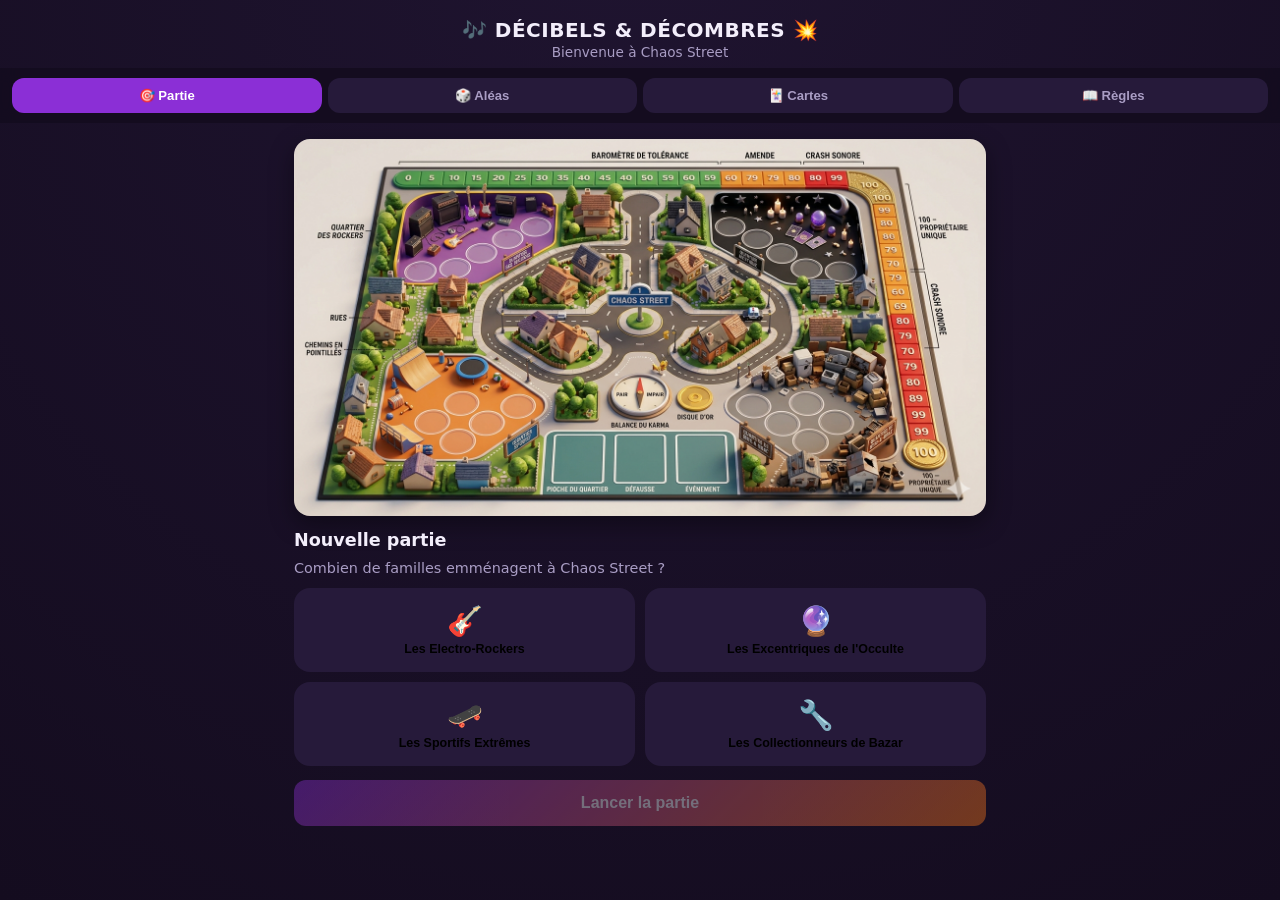
<file: app/index.html>
<!DOCTYPE html>
<html lang="fr">
<head>
  <meta charset="UTF-8" />
  <meta name="viewport" content="width=device-width, initial-scale=1.0, viewport-fit=cover" />
  <meta name="theme-color" content="#1a1024" />
  <title>Décibels & Décombres — Chaos Street</title>
  <link rel="manifest" href="manifest.webmanifest" />
  <link rel="icon" href="icons/icon-192.png" />
  <link rel="apple-touch-icon" href="icons/icon-192.png" />
  <link rel="stylesheet" href="css/styles.css" />
</head>
<body>
  <header class="topbar">
    <h1>🎶 DÉCIBELS &amp; DÉCOMBRES 💥</h1>
    <p class="subtitle">Bienvenue à Chaos Street</p>
  </header>

  <nav class="tabs">
    <button class="tab active" data-view="partie">🎯 Partie</button>
    <button class="tab" data-view="aleas">🎲 Aléas</button>
    <button class="tab" data-view="cartes">🃏 Cartes</button>
    <button class="tab" data-view="regles">📖 Règles</button>
  </nav>

  <main>
    <!-- VUE PARTIE : baromètre + joueurs + historique -->
    <section id="view-partie" class="view active">
      <div id="setup" class="setup">
        <img class="board-hero" src="assets/board/plateau-chaos-street.png" alt="Plateau Chaos Street" />
        <h2>Nouvelle partie</h2>
        <p>Combien de familles emménagent à Chaos Street ?</p>
        <div id="family-picker" class="family-picker"></div>
        <button id="start-game" class="btn-primary" disabled>Lancer la partie</button>
      </div>

      <div id="board" class="board hidden">
        <div id="players"></div>
        <div class="board-actions">
          <button id="new-game" class="btn-ghost">↺ Nouvelle partie</button>
        </div>
        <div class="history">
          <h3>📜 Historique <button id="clear-history" class="btn-tiny">vider</button></h3>
          <ul id="history-list"></ul>
        </div>
      </div>
    </section>

    <!-- VUE ALÉAS : tire une carte Action au hasard -->
    <section id="view-aleas" class="view">
      <h2>🎲 Aléas du voisinage</h2>
      <p class="muted">Pas de paquet sous la main ? Tire une carte Action au hasard.</p>
      <div id="aleas-card" class="aleas-card empty">Appuie sur le bouton…</div>
      <button id="draw-action" class="btn-primary">Tirer une carte Action</button>
    </section>

    <!-- VUE CARTES : galerie des cartes -->
    <section id="view-cartes" class="view">
      <h2>🃏 Le deck</h2>
      <div id="family-filter" class="family-filter"></div>
      <div id="cards-grid" class="cards-grid"></div>
      <div id="actions-grid" class="actions-grid hidden"></div>
    </section>

    <!-- VUE RÈGLES : règles complètes -->
    <section id="view-regles" class="view">
      <h2>📖 Règles du jeu</h2>

      <div class="rule-intro">
        <p><em>« Ici, on ne demande pas de baisser le son. On coupe le courant. »</em></p>
        <p>Quatre familles infernales emménagent à <strong>Chaos Street</strong>. Faites
        craquer vos voisins pour devenir le <strong>Propriétaire Unique</strong> du quartier !</p>
      </div>

      <details class="rule-acc" open>
        <summary>🎯 But du jeu</summary>
        <p>Atteindre <strong>100 points de Nuisance</strong> sur le Baromètre de Tolérance,
        tout en gardant <strong>au moins 4 membres</strong> de ta famille en jeu.</p>
      </details>

      <details class="rule-acc">
        <summary>🧰 Matériel & mise en place</summary>
        <ul>
          <li>24 cartes Membres (6 par famille), 8 cartes Action, 2 Événements.</li>
          <li>1 Baromètre de Tolérance (0 → 100) + 1 pion par joueur.</li>
          <li>Chaque joueur choisit sa famille et prend ses 6 cartes.</li>
          <li>Mélange les Actions au centre (la Pioche), distribue <strong>5 cartes</strong> à chacun.</li>
          <li>Tous les pions démarrent à <strong>0</strong>. Le plus bruyant commence.</li>
        </ul>
      </details>

      <details class="rule-acc">
        <summary>🔄 Déroulement d'un tour</summary>
        <p>À ton tour, fais <strong>UNE</strong> action :</p>
        <ul>
          <li><strong>POSER</strong> un membre devant toi → ton score monte de sa Nuisance.</li>
          <li><strong>ACTION</strong> → joue une carte Action pour semer le chaos.</li>
        </ul>
        <p>🔁 Tu peux <strong>défausser</strong> un membre de ta main pour activer son
        <strong>COUP BAS</strong> à tout moment, <strong>même hors de ton tour</strong>.</p>
        <p>En fin de tour, repioche jusqu'à avoir <strong>5 cartes</strong>.</p>
      </details>

      <details class="rule-acc">
        <summary>⚖️ Ordre de priorité</summary>
        <ol>
          <li><strong>Interruption</strong> — Carte Action jouée hors-tour</li>
          <li><strong>Réaction</strong> — Coup Bas (défausse d'un membre)</li>
          <li><strong>Résolution</strong> — Pouvoir d'un membre posé</li>
          <li><strong>Majorité</strong> — Pouvoir de famille (3+ membres)</li>
        </ol>
      </details>

      <details class="rule-acc">
        <summary>📊 Baromètre & Crash Sonore</summary>
        <ul>
          <li>Chaque membre posé fait monter ta <strong>Nuisance</strong>.</li>
          <li>À partir de <strong>3 membres</strong> d'une famille → son <strong>Pouvoir de Quartier</strong> s'active.</li>
          <li>⚠️ Si tu dépasses <strong>80</strong> → <strong>CRASH SONORE</strong> : défausse la
          moitié de tes membres (choisis par les adversaires) et ton score retombe à <strong>40</strong>.</li>
          <li>🚓 Une amende (Police) fait reculer de 20 les joueurs au-dessus de 60.</li>
        </ul>
      </details>

      <details class="rule-acc">
        <summary>🏁 Fin de partie</summary>
        <p>La partie s'arrête dès qu'un joueur a <strong>100+ points</strong> ET
        <strong>au moins 4 membres</strong> en jeu. Il devient le
        <strong>Propriétaire Unique de Chaos Street</strong> ! Sinon, il doit redescendre
        et se stabiliser avant de pouvoir gagner.</p>
      </details>

      <details class="rule-acc">
        <summary>🎸🔮🛹🔧 Les 4 familles</summary>
        <ul>
          <li><strong>Electro-Rockers</strong> — saturer le quartier (chaos / défausse).</li>
          <li><strong>Excentriques de l'Occulte</strong> — manipuler le destin (pioche / inversion).</li>
          <li><strong>Sportifs Extrêmes</strong> — vitesse & esquive (hors-tour / protection).</li>
          <li><strong>Collectionneurs de Bazar</strong> — recyclage & asphyxie (défausse / blocage).</li>
        </ul>
      </details>

      <details class="rule-acc">
        <summary>💡 Astuce de pro</summary>
        <p>Ne garde pas tes cartes Action trop longtemps : elles ne rapportent aucun point.
        <strong>Sacrifie tes membres pour protéger ta stratégie</strong>, et lâche tes Coups Bas
        au moment où ton voisin croit avoir gagné !</p>
      </details>
    </section>
  </main>

  <div id="toast" class="toast"></div>

  <script type="module" src="js/app.js"></script>
</body>
</html>
</file>
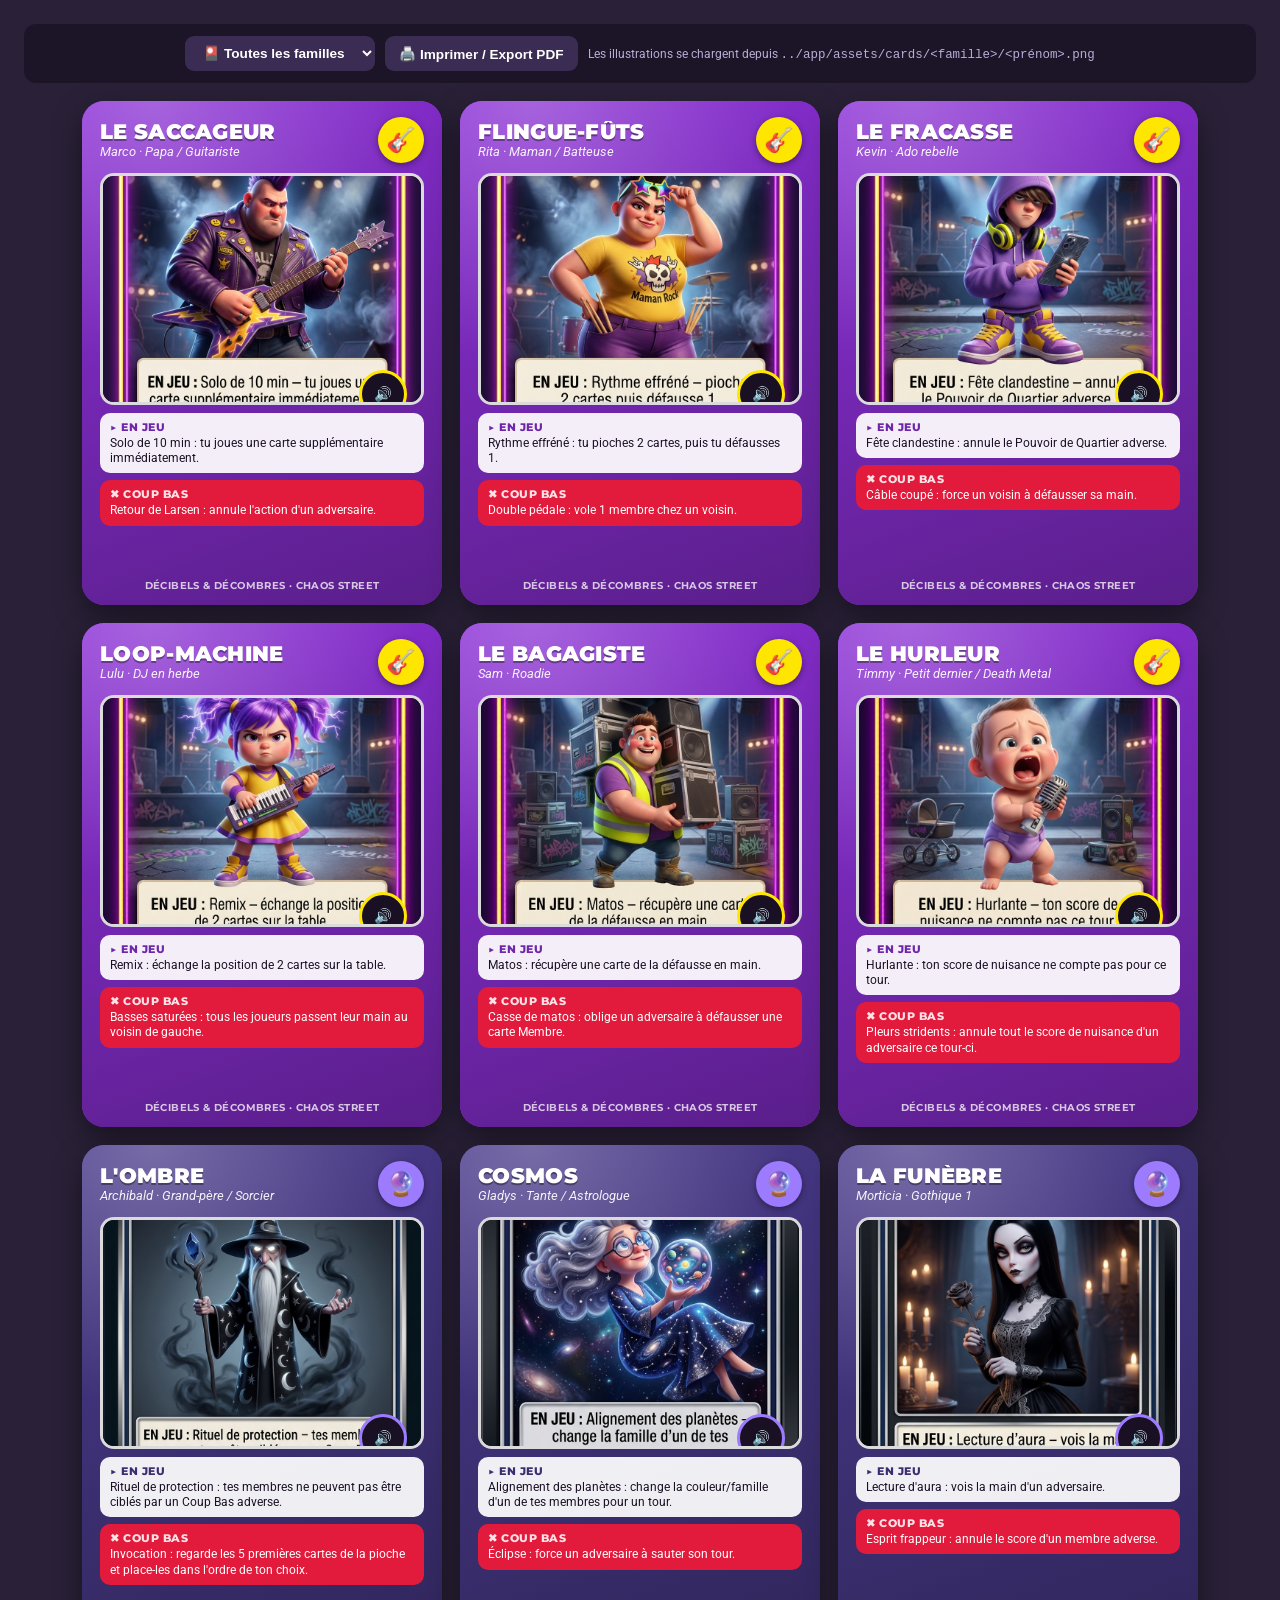
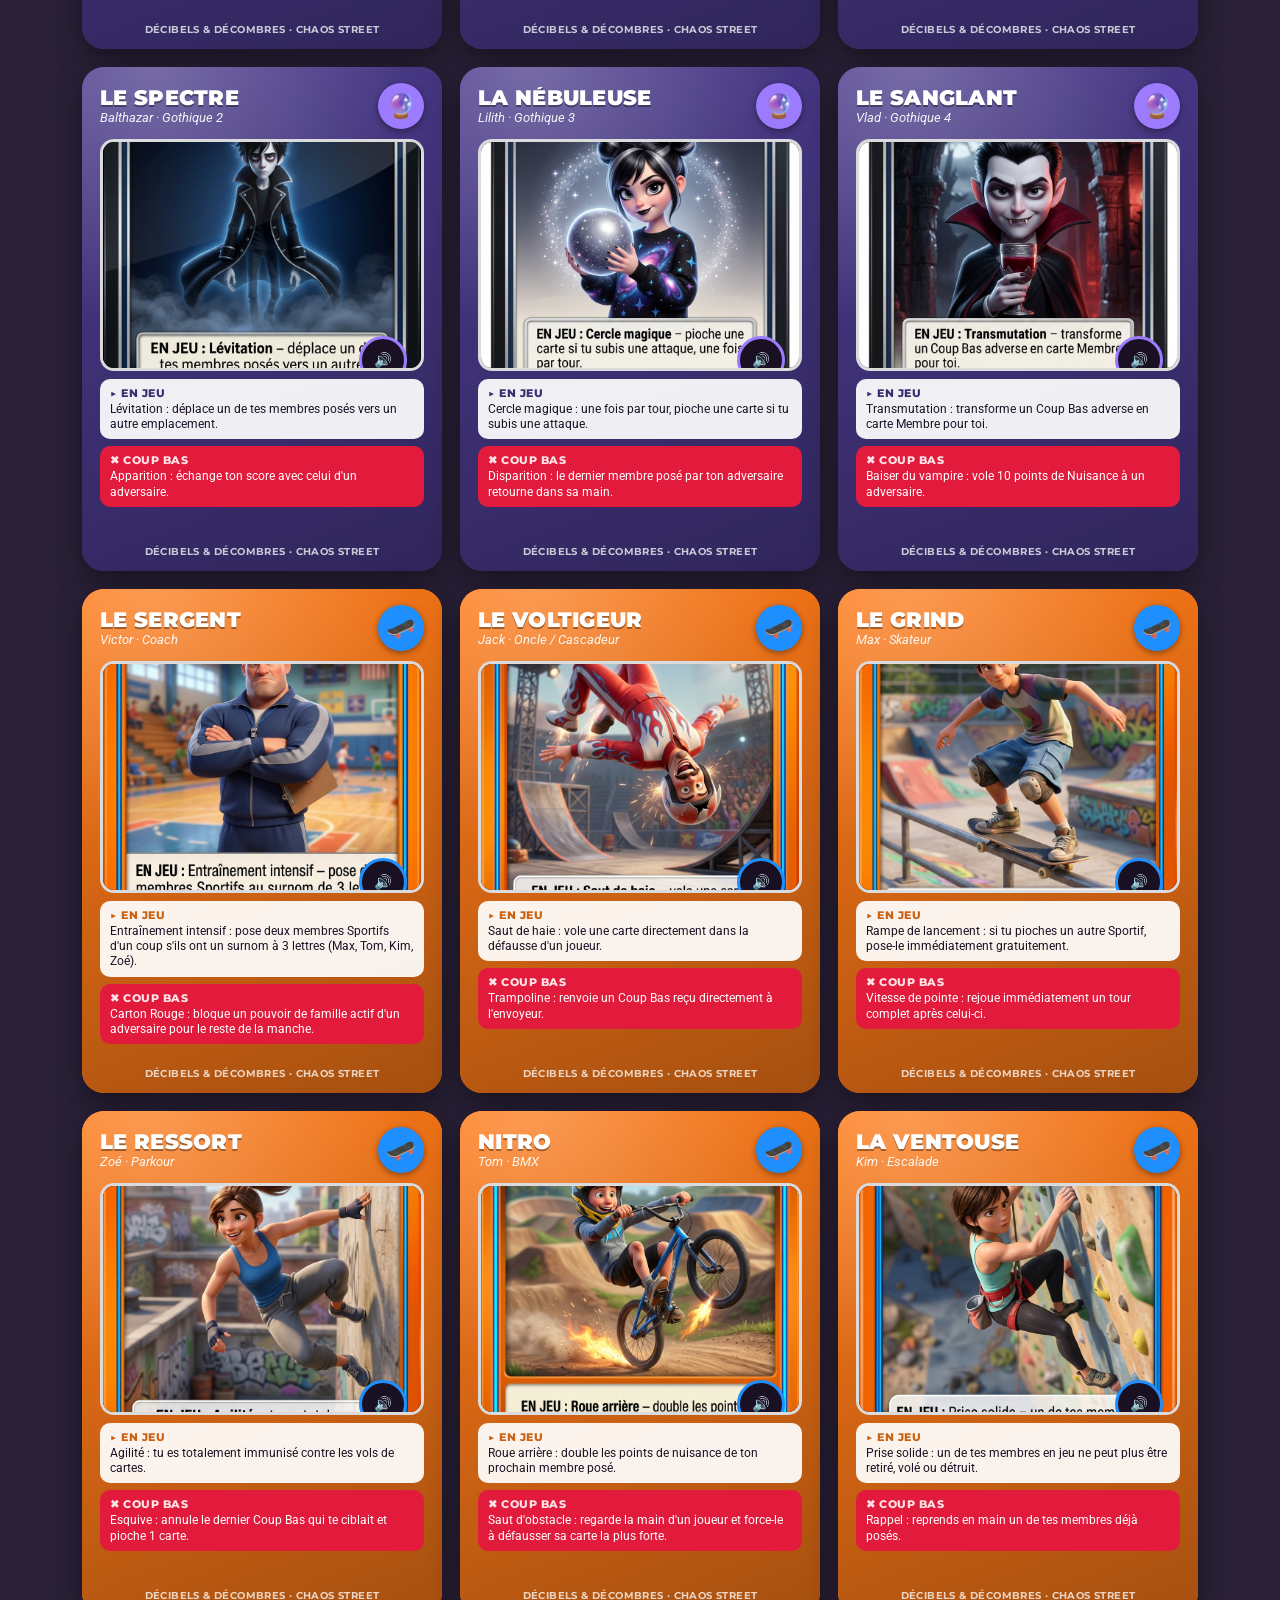
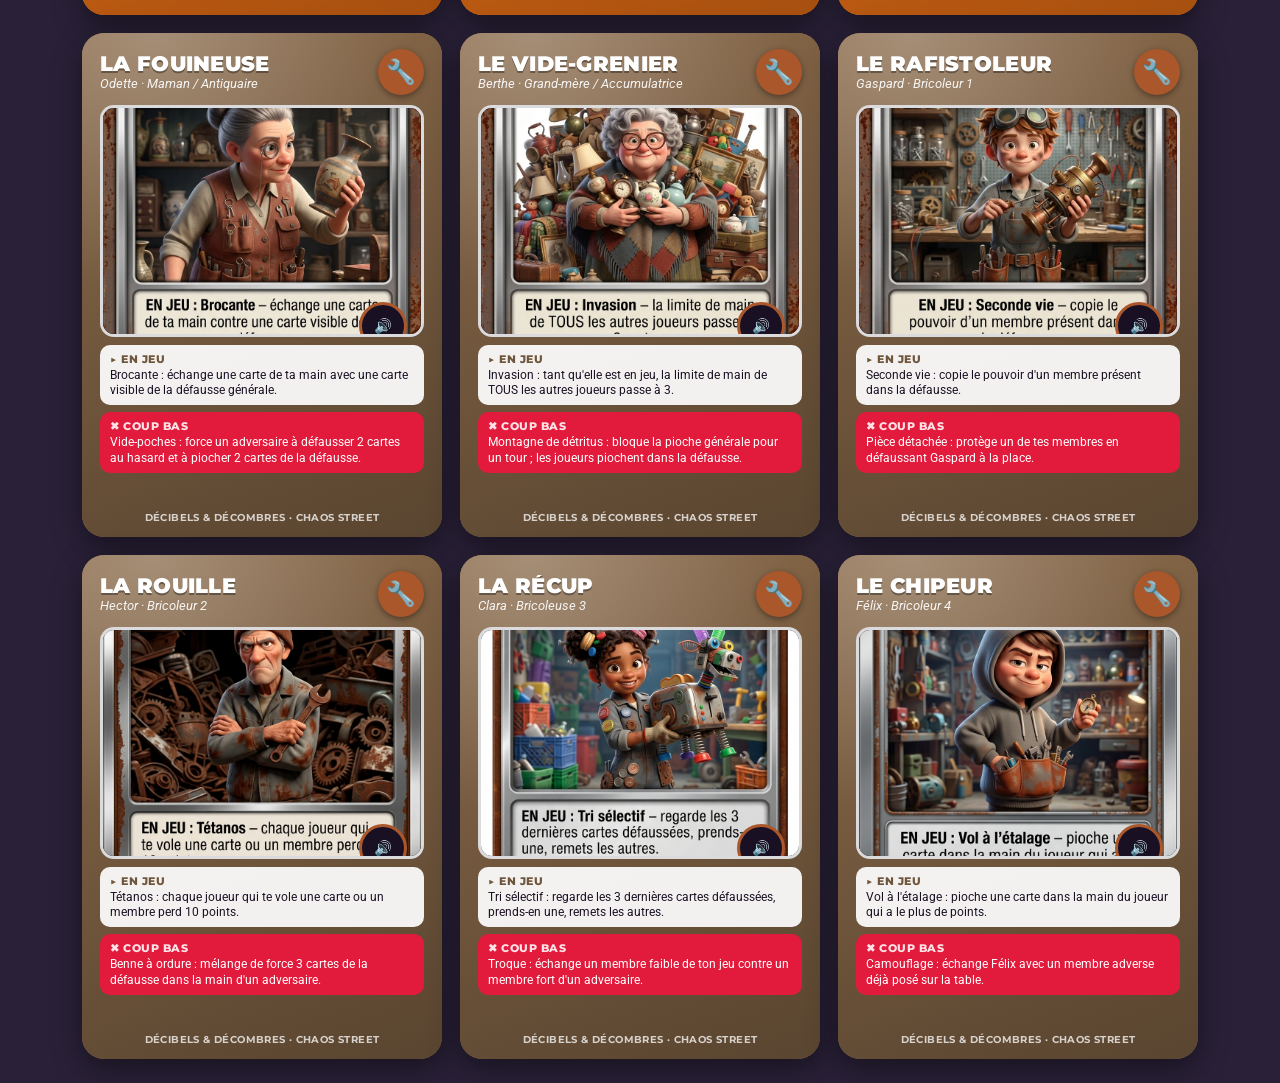
<file: card-maker/index.html>
<!DOCTYPE html>
<html lang="fr">
<head>
  <meta charset="UTF-8" />
  <meta name="viewport" content="width=device-width, initial-scale=1.0" />
  <title>Card Maker — Décibels &amp; Décombres</title>
  <link rel="stylesheet" href="cards.css" />
</head>
<body>
  <div class="toolbar">
    <select id="filter">
      <option value="all">🎴 Toutes les familles</option>
      <option value="rockers">🎸 Electro-Rockers</option>
      <option value="occulte">🔮 Occulte</option>
      <option value="sportifs">🛹 Sportifs</option>
      <option value="collectionneurs">🔧 Collectionneurs</option>
    </select>
    <button onclick="window.print()">🖨️ Imprimer / Export PDF</button>
    <span class="hint">Les illustrations se chargent depuis <code>../app/assets/cards/&lt;famille&gt;/&lt;prénom&gt;.png</code></span>
  </div>

  <div id="grid" class="grid"></div>

  <script type="module">
    import { FAMILIES, MEMBERS } from "../app/js/data.js";

    const grid = document.getElementById("grid");
    const slug = (s) => s.toLowerCase().normalize("NFD").replace(/[̀-ͯ]/g, "");

    function cardHTML(m) {
      const f = FAMILIES[m.family];
      const img = `../app/assets/cards/${m.family}/${slug(m.nom)}.png`;
      return `
      <div class="card ${m.family}">
        <div class="card-head">
          <div class="card-titles">
            <div class="surnom">${m.surnom}</div>
            <div class="nom">${m.nom} · ${m.role}</div>
          </div>
          <div class="fam-badge">${f.icon}</div>
        </div>
        <div class="art">
          <span class="placeholder">${f.icon}</span>
          <img src="${img}" alt="${m.nom}"
               onload="this.previousElementSibling.style.display='none'"
               onerror="this.style.display='none'">
          <div class="nuisance">🔊</div>
        </div>
        <div class="box enjeu">
          <div class="lbl">▶ EN JEU</div>
          <div class="txt">${m.enJeu}</div>
        </div>
        <div class="box coupbas">
          <div class="lbl">✖ COUP BAS</div>
          <div class="txt">${m.coupBas}</div>
        </div>
        <div class="card-foot">Décibels &amp; Décombres · Chaos Street</div>
      </div>`;
    }

    function render(filter = "all") {
      grid.innerHTML = MEMBERS
        .filter(m => filter === "all" || m.family === filter)
        .map(cardHTML).join("");
    }

    document.getElementById("filter").addEventListener("change", e => render(e.target.value));
    render();
  </script>
</body>
</html>
</file>
<file: app/css/styles.css>
/* ===== DÉCIBELS & DÉCOMBRES — PWA ===== */
:root {
  --bg: #140c1f;
  --bg-2: #1f1430;
  --card: #261a3a;
  --text: #f3eefb;
  --muted: #a99dc4;
  --rockers: #8b2fd6;
  --rockers-accent: #ffe600;
  --occulte: #5a47a8;
  --sportifs: #ff7a18;
  --collectionneurs: #a9572b;
  --danger: #ff3b5c;
  --ok: #3ddc84;
  --radius: 16px;
}

* { box-sizing: border-box; margin: 0; padding: 0; }

body {
  font-family: "Segoe UI", Roboto, Montserrat, system-ui, sans-serif;
  background: radial-gradient(circle at 50% -10%, var(--bg-2), var(--bg)) fixed;
  color: var(--text);
  min-height: 100vh;
  padding-bottom: 40px;
}

.topbar {
  text-align: center;
  padding: 18px 12px 8px;
}
.topbar h1 { font-size: 1.25rem; letter-spacing: 0.5px; }
.subtitle { color: var(--muted); font-size: 0.85rem; margin-top: 2px; }

/* Tabs */
.tabs {
  display: flex;
  gap: 6px;
  padding: 10px 12px;
  position: sticky;
  top: 0;
  background: rgba(20, 12, 31, 0.92);
  backdrop-filter: blur(8px);
  z-index: 10;
}
.tab {
  flex: 1;
  padding: 10px 6px;
  border: none;
  border-radius: 12px;
  background: var(--card);
  color: var(--muted);
  font-size: 0.82rem;
  font-weight: 600;
  cursor: pointer;
  transition: 0.15s;
}
.tab.active { background: var(--rockers); color: #fff; }

main { padding: 16px 14px; max-width: 720px; margin: 0 auto; }
.view { display: none; animation: fade 0.25s ease; }
.view.active { display: block; }
@keyframes fade { from { opacity: 0; transform: translateY(6px); } to { opacity: 1; } }

h2 { font-size: 1.1rem; margin-bottom: 10px; }
.muted, .setup p { color: var(--muted); font-size: 0.9rem; margin-bottom: 12px; }

/* Buttons */
.btn-primary {
  width: 100%;
  padding: 14px;
  border: none;
  border-radius: 12px;
  background: linear-gradient(135deg, var(--rockers), var(--sportifs));
  color: #fff;
  font-size: 1rem;
  font-weight: 700;
  cursor: pointer;
  margin-top: 14px;
}
.btn-primary:disabled { opacity: 0.4; cursor: not-allowed; }
.btn-ghost {
  width: 100%; padding: 11px; border: 1px solid var(--muted);
  border-radius: 12px; background: transparent; color: var(--muted);
  font-weight: 600; cursor: pointer; margin-top: 8px;
}
.btn-tiny {
  font-size: 0.7rem; padding: 2px 8px; border: none; border-radius: 8px;
  background: var(--card); color: var(--muted); cursor: pointer; float: right;
}

/* Plateau en haut du setup */
.board-hero {
  width: 100%; border-radius: var(--radius); margin-bottom: 14px;
  box-shadow: 0 8px 24px rgba(0,0,0,.4); display: block;
}

/* Family picker */
.family-picker, .family-filter { display: grid; grid-template-columns: 1fr 1fr; gap: 10px; }
.fam-chip {
  padding: 14px 10px; border-radius: var(--radius); border: 2px solid transparent;
  background: var(--card); cursor: pointer; text-align: center; transition: 0.15s;
}
.fam-chip .ico { font-size: 1.8rem; }
.fam-chip .nm { font-size: 0.78rem; font-weight: 700; margin-top: 4px; }
.fam-chip.selected { border-color: #fff; transform: scale(1.03); }

/* Players / Baromètre */
.player {
  background: var(--card); border-radius: var(--radius); padding: 14px;
  margin-bottom: 12px; border-left: 6px solid var(--rockers);
}
.player.crash { animation: shake 0.4s; }
@keyframes shake { 25%{transform:translateX(-5px);} 75%{transform:translateX(5px);} }
.player-head { display: flex; align-items: center; gap: 8px; margin-bottom: 8px; }
.player-head .ico { font-size: 1.5rem; }
.player-head .nm { font-weight: 700; font-size: 0.95rem; }
.player-head .score { margin-left: auto; font-size: 1.5rem; font-weight: 800; }

.barre { height: 14px; border-radius: 8px; background: #0d0817; overflow: hidden; position: relative; }
.barre-fill { height: 100%; border-radius: 8px; transition: width 0.3s, background 0.3s; }
.barre-mark { position: absolute; top: -2px; bottom: -2px; width: 2px; background: var(--danger); opacity: 0.7; }

.player-controls { display: flex; gap: 6px; margin-top: 10px; flex-wrap: wrap; }
.player-controls button {
  flex: 1; min-width: 44px; padding: 9px 4px; border: none; border-radius: 10px;
  background: #0d0817; color: var(--text); font-weight: 700; cursor: pointer; font-size: 0.85rem;
}
.player-controls button.crash-btn { background: var(--danger); color: #fff; flex-basis: 100%; }
.player-meta { font-size: 0.72rem; color: var(--muted); margin-top: 6px; }

/* History */
.history { margin-top: 18px; }
.history h3 { font-size: 0.9rem; margin-bottom: 8px; }
#history-list { list-style: none; font-size: 0.8rem; }
#history-list li { padding: 6px 0; border-bottom: 1px solid #2c2042; color: var(--muted); }

/* Aléas */
.aleas-card {
  background: linear-gradient(135deg, var(--occulte), var(--rockers));
  border-radius: var(--radius); padding: 24px; min-height: 160px;
  display: flex; flex-direction: column; justify-content: center; text-align: center;
}
.aleas-card.empty { background: var(--card); color: var(--muted); }
.aleas-card .aleas-img { width: 180px; max-width: 60%; border-radius: 12px; margin: 0 auto 12px; box-shadow: 0 6px 18px rgba(0,0,0,.4); }
.aleas-card .a-tag { font-size: 0.72rem; font-weight: 800; letter-spacing: 1px; opacity: 0.9; margin-bottom: 4px; }
.aleas-card .a-name { font-size: 1.2rem; font-weight: 800; margin-bottom: 8px; }
.aleas-card .a-eff { font-size: 0.92rem; line-height: 1.4; }

/* Galerie Actions / Événements */
.actions-grid { display: grid; grid-template-columns: 1fr; gap: 10px; margin-top: 12px; }
.acard { display: flex; gap: 10px; background: var(--card); border-radius: var(--radius); overflow: hidden; border-left: 5px solid var(--danger); }
.acard.event { border-left-color: var(--sportifs); }
.acard .athumb { width: 92px; min-height: 92px; flex-shrink: 0; background: #0d0817 center/cover no-repeat; display: flex; align-items: center; justify-content: center; font-size: 1.6rem; }
.acard .abody { padding: 10px 12px 10px 2px; }
.acard .aname { font-weight: 800; font-size: 0.9rem; }
.acard .aeff { font-size: 0.78rem; color: var(--muted); margin-top: 4px; line-height: 1.3; }

/* Cards grid */
.cards-grid { display: grid; grid-template-columns: 1fr 1fr; gap: 10px; margin-top: 12px; }
.gcard {
  background: var(--card); border-radius: var(--radius); overflow: hidden;
  border-top: 5px solid var(--rockers); display: flex; flex-direction: column;
}
.gcard .thumb {
  aspect-ratio: 3/4; background: #0d0817 center/cover no-repeat;
  display: flex; align-items: center; justify-content: center;
  font-size: 2.4rem; color: #3a2c52;
}
.gcard .body { padding: 8px 10px 10px; }
.gcard .surnom { font-weight: 800; font-size: 0.85rem; }
.gcard .nom { font-size: 0.72rem; color: var(--muted); font-style: italic; }
.gcard .pw { font-size: 0.7rem; margin-top: 6px; }
.gcard .pw b { color: var(--rockers-accent); }
.gcard .cb { font-size: 0.7rem; margin-top: 4px; }
.gcard .cb b { color: var(--danger); }
.fam-filter-chip {
  padding: 7px 4px; border-radius: 10px; background: var(--card); border: 2px solid transparent;
  font-size: 0.72rem; font-weight: 700; cursor: pointer; text-align: center;
}
.fam-filter-chip.active { border-color: #fff; }

/* Règles */
.rule-block { background: var(--card); border-radius: var(--radius); padding: 14px; margin-bottom: 12px; }
.rule-block h3 { font-size: 0.92rem; margin-bottom: 6px; }
.rule-block p, .rule-block li { font-size: 0.85rem; line-height: 1.5; color: var(--muted); }
.rule-block ol { margin-left: 18px; }
.rule-block.danger { border: 1px solid var(--danger); }

/* Règles complètes (accordéon) */
.rule-intro { background: linear-gradient(135deg, var(--rockers), var(--occulte)); border-radius: var(--radius); padding: 14px; margin-bottom: 14px; }
.rule-intro p { font-size: 0.88rem; line-height: 1.5; margin-bottom: 6px; }
.rule-intro p:last-child { margin-bottom: 0; }
.rule-acc { background: var(--card); border-radius: var(--radius); padding: 4px 14px; margin-bottom: 10px; }
.rule-acc summary { cursor: pointer; font-weight: 700; font-size: 0.92rem; padding: 10px 0; list-style: none; }
.rule-acc summary::-webkit-details-marker { display: none; }
.rule-acc summary::after { content: "▸"; float: right; color: var(--muted); transition: 0.2s; }
.rule-acc[open] summary::after { transform: rotate(90deg); }
.rule-acc p, .rule-acc li { font-size: 0.84rem; line-height: 1.5; color: var(--muted); }
.rule-acc ul, .rule-acc ol { margin: 4px 0 12px 18px; }
.rule-acc li { margin-bottom: 4px; }
.rule-acc p { margin-bottom: 8px; }

/* Toast */
.toast {
  position: fixed; bottom: 20px; left: 50%; transform: translateX(-50%) translateY(120px);
  background: var(--danger); color: #fff; padding: 12px 20px; border-radius: 12px;
  font-weight: 700; font-size: 0.9rem; transition: transform 0.3s; z-index: 100; max-width: 90%; text-align: center;
}
.toast.show { transform: translateX(-50%) translateY(0); }

.hidden { display: none !important; }
</file>
<file: card-maker/cards.css>
/* ===== Gabarit de carte — Décibels & Décombres ===== */
@import url('https://fonts.googleapis.com/css2?family=Montserrat:wght@600;700;800;900&family=Roboto:ital,wght@0,400;0,500;1,400&display=swap');

:root {
  --rockers: #8b2fd6;  --rockers-2: #ffe600;
  --occulte: #4a3a8c;  --occulte-2: #9d7bff;
  --sportifs: #ff7a18; --sportifs-2: #1f8fff;
  --collectionneurs: #8a6a4a; --collectionneurs-2: #a9572b;
  --coupbas: #e21b3c;
}

* { box-sizing: border-box; margin: 0; padding: 0; }
body {
  font-family: Roboto, system-ui, sans-serif;
  background: #2a2138;
  padding: 24px;
  display: flex; flex-direction: column; align-items: center; gap: 18px;
}
.toolbar {
  position: sticky; top: 0; z-index: 50;
  display: flex; gap: 10px; flex-wrap: wrap; justify-content: center;
  background: #1c1528; padding: 12px 16px; border-radius: 12px; width: 100%;
}
.toolbar button, .toolbar select {
  padding: 9px 14px; border: none; border-radius: 9px;
  background: #3a2c52; color: #fff; font-weight: 700; cursor: pointer; font-size: 0.85rem;
}
.toolbar .hint { color: #b9add6; font-size: 0.78rem; align-self: center; }

.grid {
  display: flex; flex-wrap: wrap; gap: 18px; justify-content: center;
}

/* ---------- LA CARTE ---------- */
.card {
  --c: var(--rockers);
  --c2: var(--rockers-2);
  width: 360px; height: 504px;        /* ratio 5:7 (carte standard) */
  border-radius: 22px;
  background: var(--c);
  padding: 10px;
  position: relative;
  box-shadow: 0 10px 30px rgba(0,0,0,.45);
  display: flex; flex-direction: column;
  overflow: hidden;
}
/* halo décoratif */
.card::before {
  content: ""; position: absolute; inset: 0;
  background:
    radial-gradient(circle at 20% 0%, rgba(255,255,255,.25), transparent 45%),
    linear-gradient(160deg, var(--c), color-mix(in srgb, var(--c) 65%, #000));
  z-index: 0;
}
.card > * { position: relative; z-index: 1; }

/* Bandeau titre */
.card-head {
  display: flex; align-items: center; gap: 8px;
  padding: 6px 8px 8px;
}
.card-titles { flex: 1; min-width: 0; }
.surnom {
  font-family: Montserrat, sans-serif; font-weight: 900;
  color: #fff; font-size: 1.32rem; line-height: 1.05;
  text-transform: uppercase; letter-spacing: .3px;
  text-shadow: 0 2px 0 rgba(0,0,0,.35);
  white-space: nowrap; overflow: hidden; text-overflow: ellipsis;
}
.nom { color: #fff; opacity: .92; font-style: italic; font-size: .8rem; margin-top: 1px; }
.fam-badge {
  width: 46px; height: 46px; border-radius: 50%;
  background: var(--c2); color: #1a1024;
  display: flex; align-items: center; justify-content: center; font-size: 1.5rem;
  box-shadow: 0 2px 6px rgba(0,0,0,.4); flex-shrink: 0;
}

/* Fenêtre d'illustration */
.art {
  margin: 2px 8px 0;
  height: 232px; border-radius: 14px; overflow: hidden;
  background: #0d0817 center/cover no-repeat;
  border: 3px solid rgba(255,255,255,.85);
  display: flex; align-items: center; justify-content: center;
  position: relative;
}
.art .placeholder { font-size: 3rem; opacity: .5; }
.art img { width: 100%; height: 100%; object-fit: cover; }
/* Pastille de Nuisance */
.nuisance {
  position: absolute; right: 14px; bottom: -16px;
  width: 48px; height: 48px; border-radius: 50%;
  background: #1a1024; color: var(--c2);
  border: 3px solid var(--c2);
  display: flex; align-items: center; justify-content: center;
  font-weight: 900; font-size: .9rem; font-family: Montserrat; z-index: 3;
}

/* Boîtes de texte */
.box { margin: 8px 8px 0; border-radius: 10px; padding: 7px 10px; }
.box .lbl { font-family: Montserrat; font-weight: 800; font-size: .68rem; letter-spacing: .5px; }
.box .txt { font-size: .76rem; line-height: 1.25; margin-top: 2px; }
.enjeu { background: rgba(255,255,255,.92); color: #1a1024; }
.enjeu .lbl { color: color-mix(in srgb, var(--c) 80%, #000); }
.coupbas { background: var(--coupbas); color: #fff; margin-top: 7px; }
.coupbas .lbl { color: #ffe1e6; }

.card-foot {
  margin-top: auto; padding: 6px 10px 4px; text-align: center;
  color: rgba(255,255,255,.75); font-size: .6rem; letter-spacing: .4px;
  font-family: Montserrat; font-weight: 700; text-transform: uppercase;
}

/* couleurs par famille */
.card.rockers          { --c: var(--rockers);          --c2: var(--rockers-2); }
.card.occulte          { --c: var(--occulte);          --c2: var(--occulte-2); }
.card.sportifs         { --c: var(--sportifs);         --c2: var(--sportifs-2); }
.card.collectionneurs  { --c: var(--collectionneurs);  --c2: var(--collectionneurs-2); }

/* impression : 9 cartes / page, sans déco d'écran */
@media print {
  body { background: #fff; padding: 0; }
  .toolbar { display: none; }
  .grid { gap: 6px; }
  .card { box-shadow: none; page-break-inside: avoid; }
}
</file>
